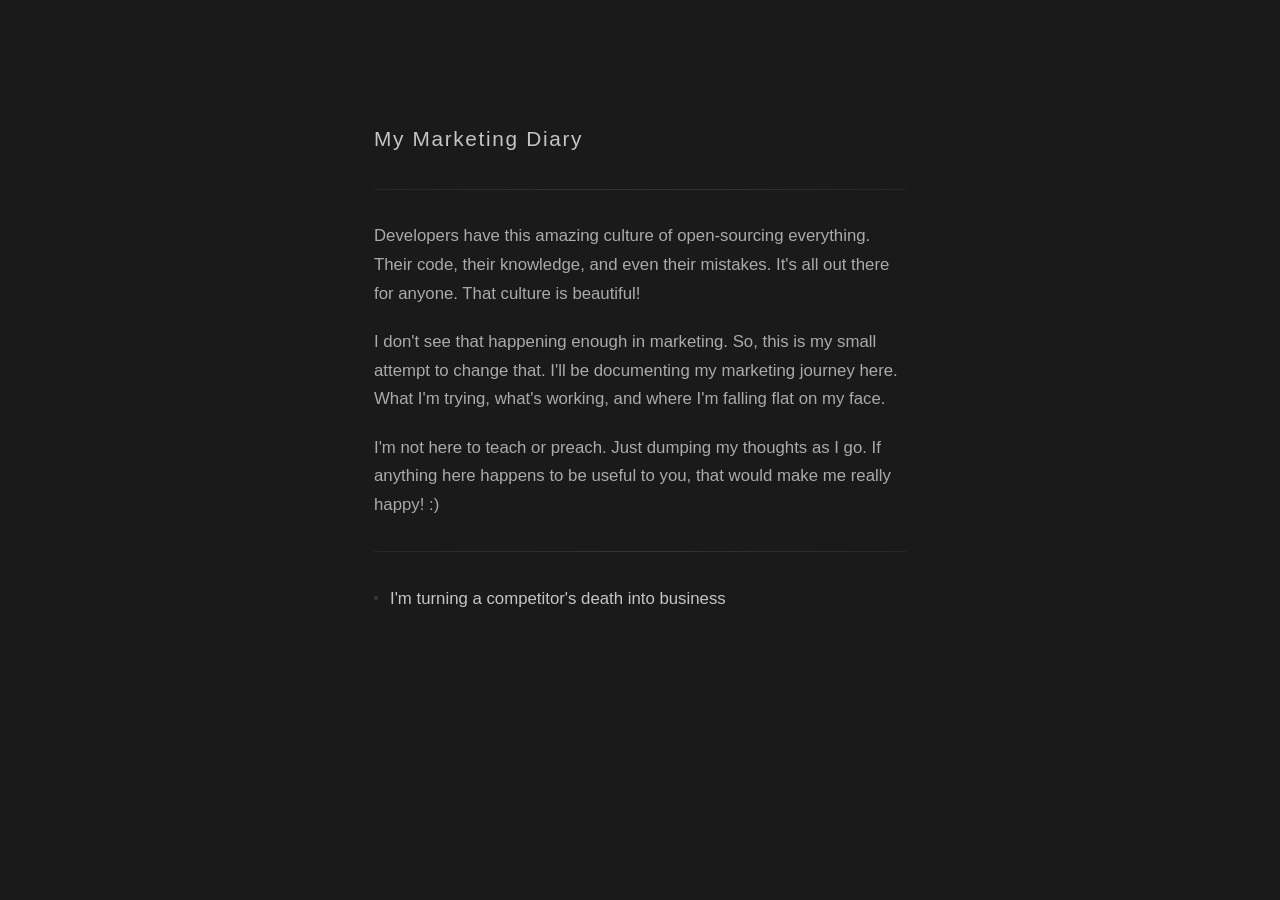
<file: index.html>
<!DOCTYPE html>
<html lang="en">
<head>
  <meta charset="UTF-8">
  <meta name="viewport" content="width=device-width, initial-scale=1.0">
  <title>My Marketing Diary</title>
  <link rel="stylesheet" href="style.css">
</head>
<body>
  <div class="container">
    <h1>My Marketing Diary</h1>
    <hr>
    <p class="intro">Developers have this amazing culture of open-sourcing everything. Their code, their knowledge, and even their mistakes. It's all out there for anyone. That culture is beautiful!</p>

    <p class="intro">I don't see that happening enough in marketing. So, this is my small attempt to change that. I'll be documenting my marketing journey here. What I'm trying, what's working, and where I'm falling flat on my face.</p>

    <p class="intro">I'm not here to teach or preach. Just dumping my thoughts as I go. If anything here happens to be useful to you, that would make me really happy! :)</p>
    <hr>
    <ul class="posts">
      <li><a href="posts/opsgenie-migration-monitor.html">I'm turning a competitor's death into business</a></li>
    </ul>
  </div>
</body>
</html>
</file>
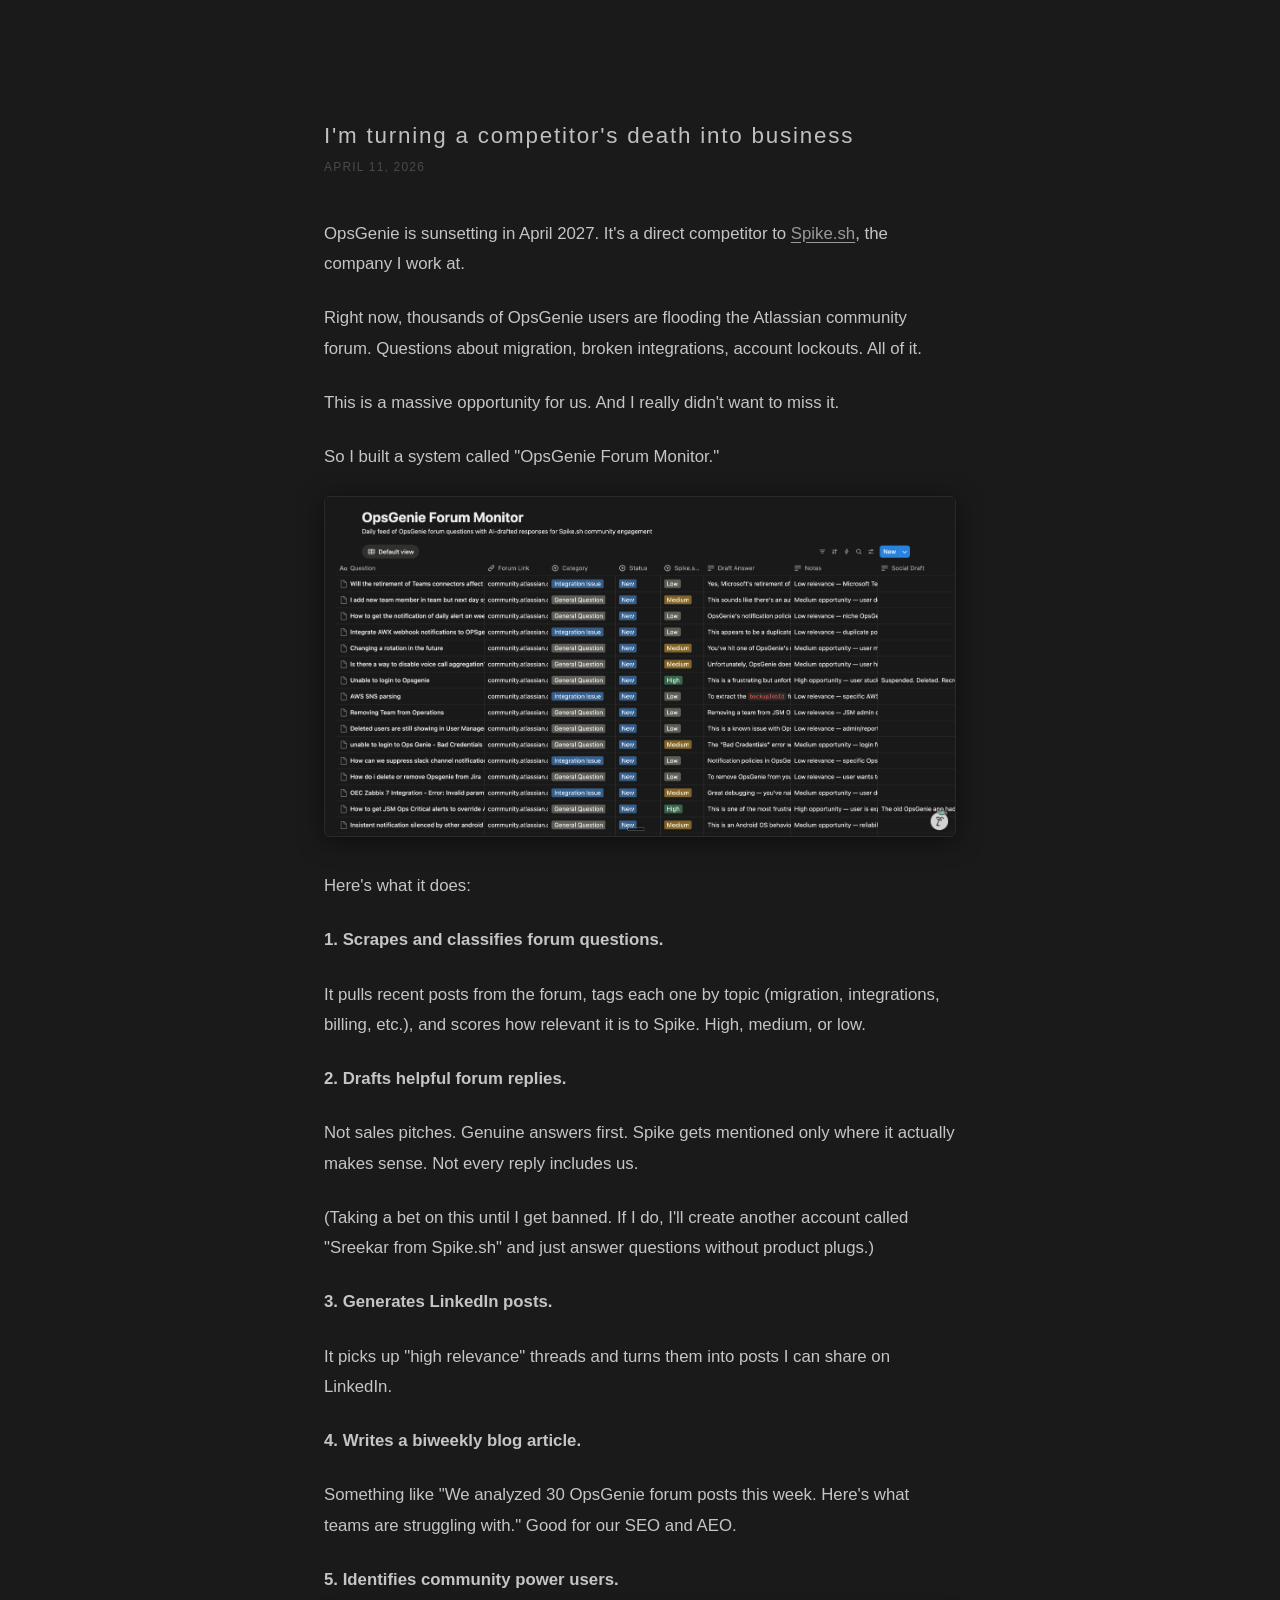
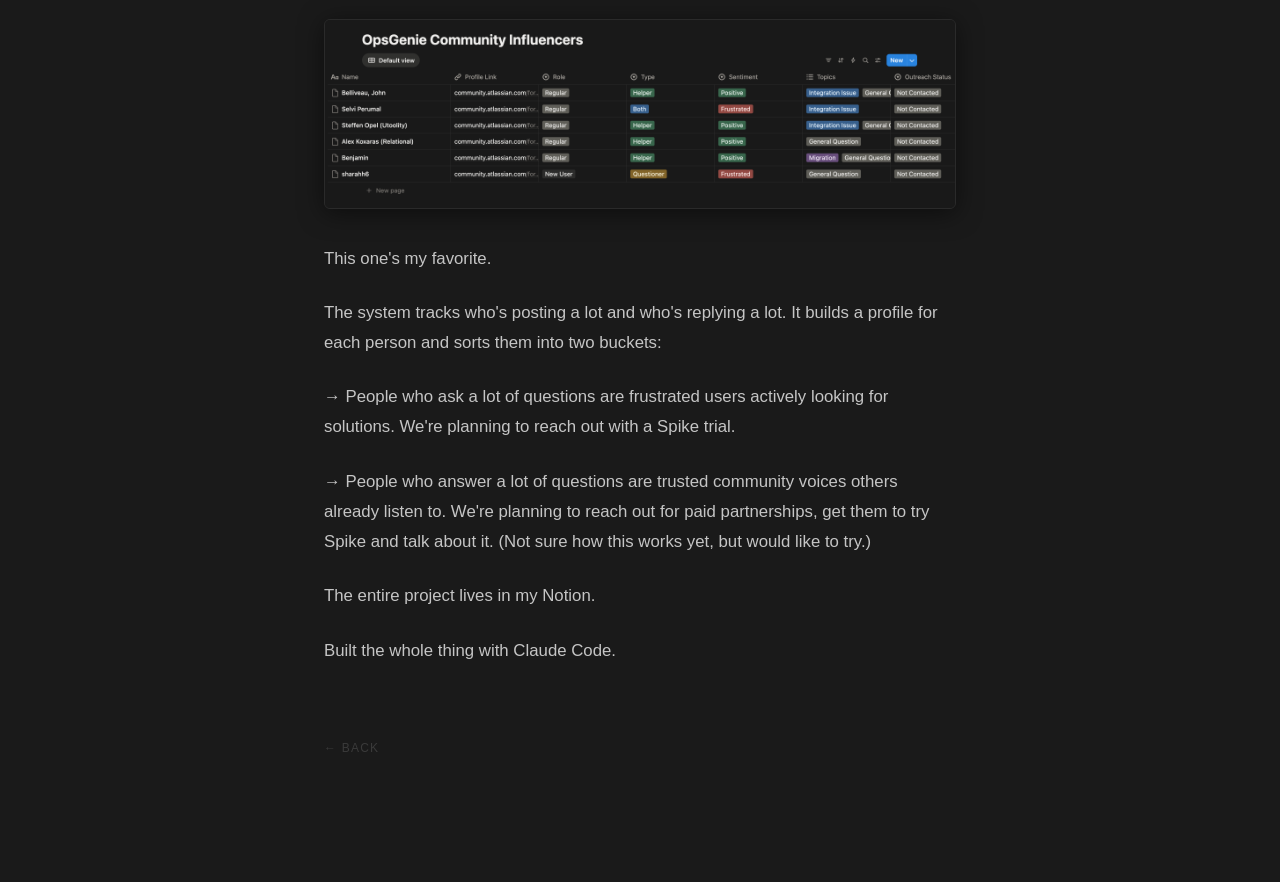
<file: posts/opsgenie-migration-monitor.html>
<!DOCTYPE html>
<html lang="en">
<head>
  <meta charset="UTF-8">
  <meta name="viewport" content="width=device-width, initial-scale=1.0">
  <title>I'm turning a competitor's death into business</title>
  <link rel="stylesheet" href="../style.css">
</head>
<body>
  <div class="container post">
    <h1 class="post-title">I'm turning a competitor's death into business</h1>
    <p class="post-date">April 11, 2026</p>
    <div class="post-body">
      <p>OpsGenie is sunsetting in April 2027. It's a direct competitor to <a href="https://spike.sh" target="_blank">Spike.sh</a>, the company I work at.</p>

      <p>Right now, thousands of OpsGenie users are flooding the Atlassian community forum. Questions about migration, broken integrations, account lockouts. All of it.</p>

      <p>This is a massive opportunity for us. And I really didn't want to miss it.</p>

      <p>So I built a system called "OpsGenie Forum Monitor."</p>

      <img src="../images/image-1.png" alt="OpsGenie Forum Monitor Notion dashboard" class="post-image">

      <p>Here's what it does:</p>

      <p><strong>1. Scrapes and classifies forum questions.</strong></p>

      <p>It pulls recent posts from the forum, tags each one by topic (migration, integrations, billing, etc.), and scores how relevant it is to Spike. High, medium, or low.</p>

      <p><strong>2. Drafts helpful forum replies.</strong></p>

      <p>Not sales pitches. Genuine answers first. Spike gets mentioned only where it actually makes sense. Not every reply includes us.</p>

      <p>(Taking a bet on this until I get banned. If I do, I'll create another account called "Sreekar from Spike.sh" and just answer questions without product plugs.)</p>

      <p><strong>3. Generates LinkedIn posts.</strong></p>

      <p>It picks up "high relevance" threads and turns them into posts I can share on LinkedIn.</p>

      <p><strong>4. Writes a biweekly blog article.</strong></p>

      <p>Something like "We analyzed 30 OpsGenie forum posts this week. Here's what teams are struggling with." Good for our SEO and AEO.</p>

      <p><strong>5. Identifies community power users.</strong></p>

      <img src="../images/image-2.png" alt="Community power users dashboard" class="post-image">

      <p>This one's my favorite.</p>

      <p>The system tracks who's posting a lot and who's replying a lot. It builds a profile for each person and sorts them into two buckets:</p>

      <p>&rarr; People who ask a lot of questions are frustrated users actively looking for solutions. We're planning to reach out with a Spike trial.</p>

      <p>&rarr; People who answer a lot of questions are trusted community voices others already listen to. We're planning to reach out for paid partnerships, get them to try Spike and talk about it. (Not sure how this works yet, but would like to try.)</p>

      <p>The entire project lives in my Notion.</p>

      <p>Built the whole thing with Claude Code.</p>
    </div>
    <a href="../index.html" class="back">&larr; back</a>
  </div>
</body>
</html>
</file>
<file: style.css>
* {
  margin: 0;
  padding: 0;
  box-sizing: border-box;
}

body {
  background: #1a1a1a;
  color: #c5c5c5;
  font-family: -apple-system, BlinkMacSystemFont, 'Segoe UI', Helvetica, Arial, sans-serif;
  font-size: 1.05rem;
  line-height: 1.8;
  -webkit-font-smoothing: antialiased;
}

.container {
  max-width: 580px;
  margin: 120px auto;
  padding: 0 24px;
}

.container.post {
  max-width: 680px;
}

h1 {
  font-size: 1.3rem;
  font-weight: 500;
  letter-spacing: 0.08em;
  color: #c5c5c5;
  margin-bottom: 32px;
}

hr {
  border: none;
  height: 1px;
  background: linear-gradient(to right, #282828, #333, #282828);
  margin: 32px 0;
}

.intro {
  color: #aaaaaa;
  font-weight: 300;
  line-height: 1.7;
  margin-bottom: 20px;
}

.intro:last-of-type {
  margin-bottom: 0;
}

.posts {
  list-style: none;
  padding: 0;
}

.posts li {
  margin-bottom: 14px;
  padding-left: 16px;
  position: relative;
}

.posts li::before {
  content: '';
  position: absolute;
  left: 0;
  top: 12px;
  width: 4px;
  height: 4px;
  border-radius: 50%;
  background: #383838;
  transition: background 0.3s;
}

.posts li:hover::before {
  background: #aaa;
}

.posts a {
  color: #c5c5c5;
  text-decoration: none;
  transition: color 0.3s;
}

.posts a:hover {
  color: #ccc;
}

/* Post pages */
.post-title {
  font-size: 1.4rem;
  font-weight: 500;
  color: #c0c0c0;
  margin-bottom: 6px;
  line-height: 1.4;
}

.post-date {
  color: #4a4a4a;
  font-size: 0.75rem;
  font-weight: 300;
  letter-spacing: 0.1em;
  text-transform: uppercase;
  margin-bottom: 40px;
}

.post-body {
  color: #c5c5c5;
}

.post-body p {
  margin-bottom: 24px;
}

.post-body ul {
  list-style: disc;
  padding-left: 20px;
  margin-bottom: 20px;
}

.post-body li {
  color: #c5c5c5;
  margin-bottom: 16px;
  line-height: 1.8;
}

.post-image {
  width: 100%;
  border-radius: 6px;
  margin-bottom: 24px;
  box-shadow: 0 4px 24px rgba(0, 0, 0, 0.5);
  border: 1px solid #2a2a2a;
}

.post-body a {
  color: #999;
  text-decoration: underline;
  text-underline-offset: 3px;
}

.post-body a:hover {
  color: #ccc;
}

.back {
  display: inline-block;
  margin-top: 48px;
  color: #3a3a3a;
  text-decoration: none;
  font-size: 0.75rem;
  letter-spacing: 0.1em;
  text-transform: uppercase;
  transition: color 0.3s;
}

.back:hover {
  color: #777;
}

::selection {
  background: #333;
  color: #ddd;
}

@media (max-width: 600px) {
  .container {
    margin: 60px auto;
    padding: 0 20px;
  }

  h1 {
    font-size: 1.1rem;
    margin-bottom: 24px;
  }

  hr {
    margin: 24px 0;
  }

  .intro {
    margin-bottom: 16px;
  }

  .post-title {
    font-size: 1.2rem;
  }

  .post-date {
    margin-bottom: 28px;
  }

  .post-body p {
    margin-bottom: 20px;
  }

  .back {
    margin-top: 36px;
  }
}
</file>
